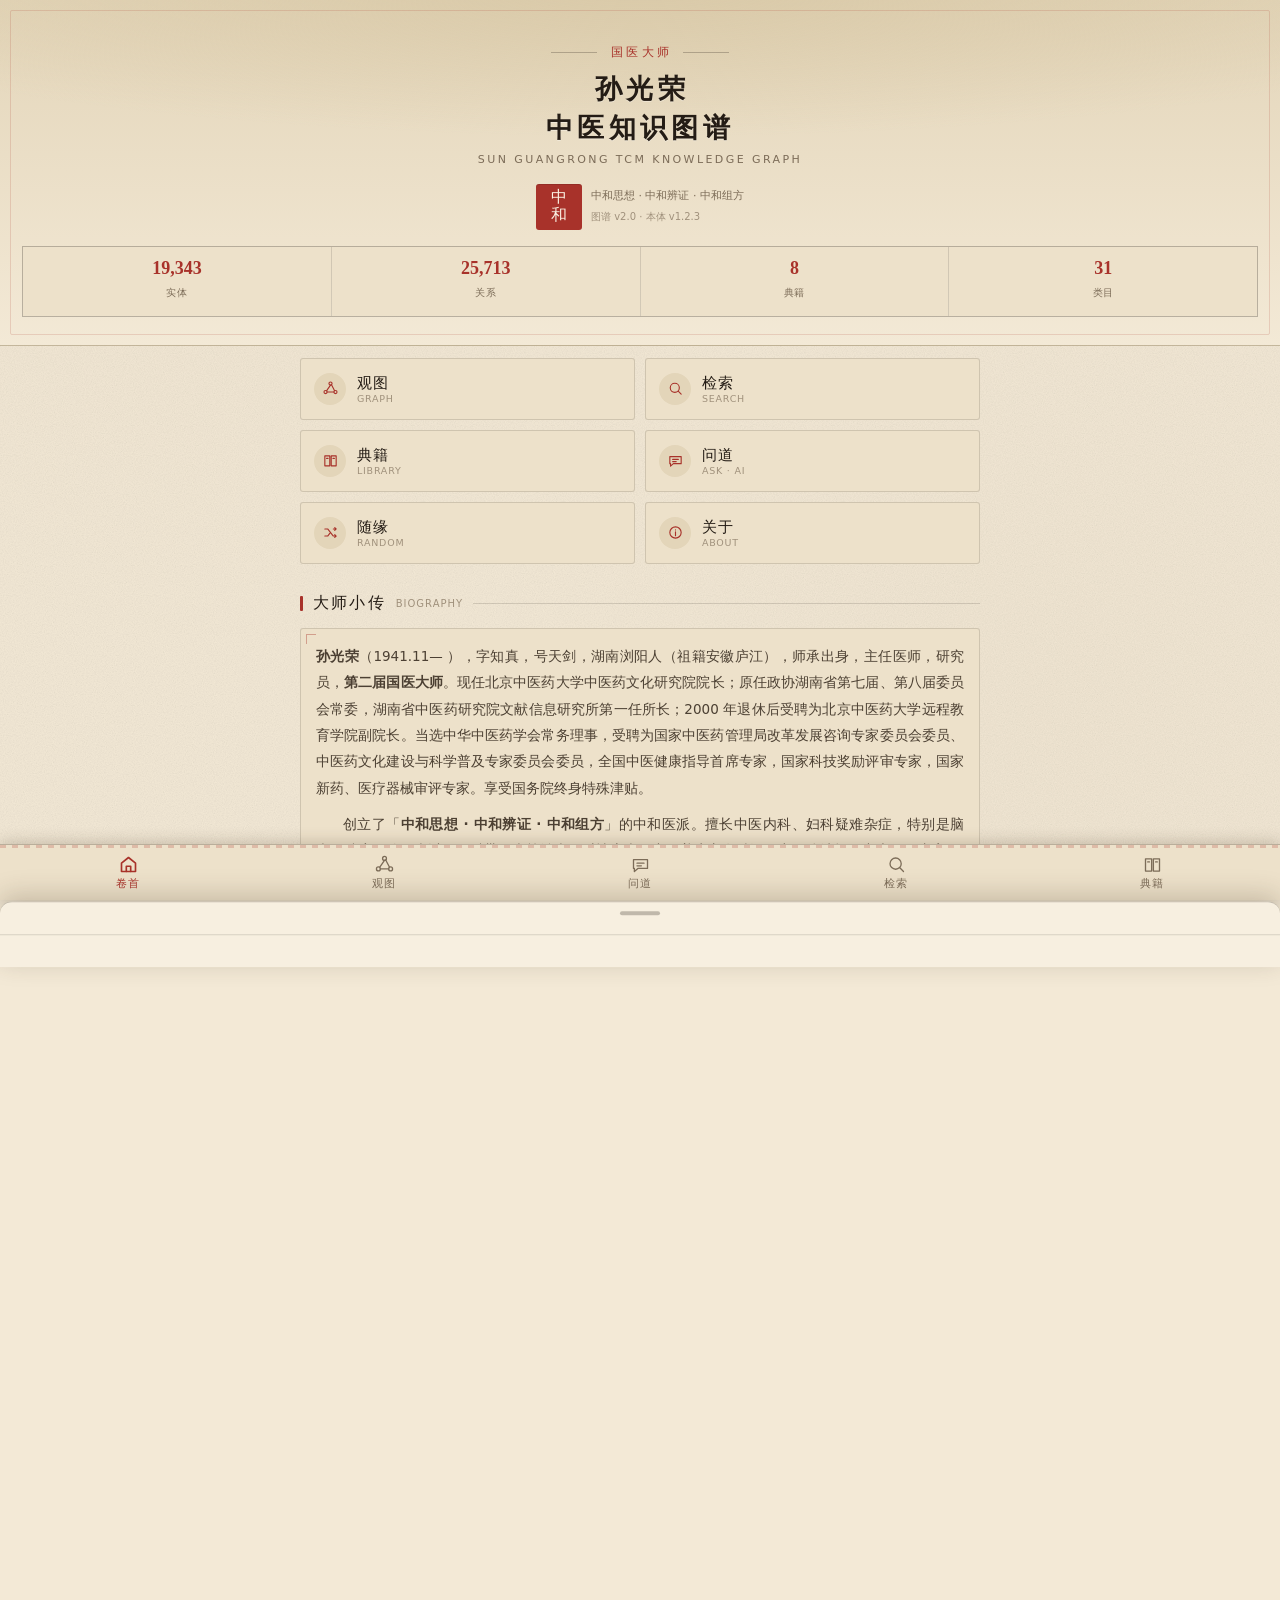
<file: android/app/src/main/assets/web/index.html>
<!DOCTYPE html>
<html lang="zh-CN" data-theme="paper">
<head>
<meta charset="utf-8"/>
<meta name="viewport" content="width=device-width,initial-scale=1,maximum-scale=1,user-scalable=no,viewport-fit=cover"/>
<title>国医大师孙光荣中医知识图谱</title>
<script>
/* 在样式生效前定好宣纸/夜读，避免冷启动闪一下白 */
(function () {
  try {
    var t = localStorage.getItem('sgr-theme');
    if (!t) { var m = location.search.match(/[?&]t=([a-z]+)/); t = m ? m[1] : null; }
    if (t === 'night') document.documentElement.setAttribute('data-theme', 'night');
  } catch (e) {}
})();
</script>
<link rel="stylesheet" href="css/app.css"/>
</head>
<body>
<div id="app">

<!-- ================= 卷首 HOME ================= -->
<section class="view on" id="v-home">
  <div class="hero">
    <div class="hero-rule"><i></i><b>国医大师</b><i></i></div>
    <h1 class="hero-title">孙光荣<br/>中医知识图谱</h1>
    <div class="hero-sub">Sun Guangrong TCM Knowledge Graph</div>
    <div style="display:flex;justify-content:center;gap:9px;align-items:center">
      <span class="seal sq"><i>中</i><i>和</i></span>
      <div style="text-align:left;font-size:11px;color:var(--ink-3);line-height:1.85">
        中和思想 · 中和辨证 · 中和组方<br/>
        <span style="font-size:10px;color:var(--ink-4)">图谱 v2.0 · 本体 v1.2.3</span>
      </div>
    </div>
    <div class="stat-grid">
      <div class="stat"><b id="s-n">—</b><span>实体</span></div>
      <div class="stat"><b id="s-e">—</b><span>关系</span></div>
      <div class="stat"><b>8</b><span>典籍</span></div>
      <div class="stat"><b id="s-t">—</b><span>类目</span></div>
    </div>
  </div>

  <div class="wrap">
    <div class="entry-grid">
      <button class="entry" data-go="graph">
        <i><svg viewBox="0 0 24 24"><circle cx="12" cy="5" r="2.2"/><circle cx="5" cy="17" r="2.2"/><circle cx="19" cy="17" r="2.2"/><path d="M12 7.2 6.6 14.9M13.4 6.8 17.6 14.9M7.2 17h9.6"/></svg></i>
        <span><u>观图</u><small>GRAPH</small></span>
      </button>
      <button class="entry" data-go="search">
        <i><svg viewBox="0 0 24 24"><circle cx="11" cy="11" r="6.4"/><path d="M15.8 15.8 20 20"/></svg></i>
        <span><u>检索</u><small>SEARCH</small></span>
      </button>
      <button class="entry" data-go="lib">
        <i><svg viewBox="0 0 24 24"><path d="M4 5.5h7v14H4zM13 5.5h7v14h-7zM6.5 9h2M15.5 9h2"/></svg></i>
        <span><u>典籍</u><small>LIBRARY</small></span>
      </button>
      <button class="entry" data-go="chat">
        <i><svg viewBox="0 0 24 24"><path d="M4 6.5h16v10H9l-4 3.5v-3.5H4z"/><path d="M8 10.5h8M8 13.5h5"/></svg></i>
        <span><u>问道</u><small>ASK · AI</small></span>
      </button>
      <button class="entry" id="e-random">
        <i><svg viewBox="0 0 24 24"><path d="M4 7h4l8 10h4M4 17h4l3-3.8M16 7h4M18 5l2 2-2 2M18 15l2 2-2 2"/></svg></i>
        <span><u>随缘</u><small>RANDOM</small></span>
      </button>
      <button class="entry" data-go="about">
        <i><svg viewBox="0 0 24 24"><circle cx="12" cy="12" r="8"/><path d="M12 11v5.5M12 8.2v.2"/></svg></i>
        <span><u>关于</u><small>ABOUT</small></span>
      </button>
    </div>

    <div class="sec-t">大师小传 <span class="en">Biography</span></div>
    <div class="card framed">
      <div class="bio">
        <p class="lead"><b>孙光荣</b>（1941.11— ），字知真，号天剑，湖南浏阳人（祖籍安徽庐江），师承出身，主任医师，研究员，<b>第二届国医大师</b>。现任北京中医药大学中医药文化研究院院长；原任政协湖南省第七届、第八届委员会常委，湖南省中医药研究院文献信息研究所第一任所长；2000 年退休后受聘为北京中医药大学远程教育学院副院长。当选中华中医药学会常务理事，受聘为国家中医药管理局改革发展咨询专家委员会委员、中医药文化建设与科学普及专家委员会委员，全国中医健康指导首席专家，国家科技奖励评审专家，国家新药、医疗器械审评专家。享受国务院终身特殊津贴。</p>
        <p>创立了「<b>中和思想 · 中和辨证 · 中和组方</b>」的中和医派。擅长中医内科、妇科疑难杂症，特别是脑病、肿瘤、脾胃病以及妇科带下病等治疗，对情志病及中医养生亦有精深研究，连续担任中央保健专家。</p>
        <p>为全国著名中医临床家和中医药文献学家，中医药现代远程教育创始人之一。公开发表论文、出版著作 1200 余万字，代表作有《中藏经校注》《中风康复研究》《历代名医名术》等。先后获得国家自学成才奖章、国家科技进步奖二等奖 1 项、省部级科技进步奖 2 项、全国优秀科技图书奖等奖项。荣获 2015 年度「健康中国」十大人物称号、2015 年度中医药新闻人物称号。</p>
      </div>
    </div>

    <div class="sec-t">知识来源 <span class="en">Epistemic role</span></div>
    <div class="card" id="home-roles" style="padding:11px 13px"></div>

    <div class="divider"><span>医道中和</span></div>

    <div class="team press" data-go="about" style="cursor:pointer">
      <div class="lbl">研发团队</div>
      <div class="a">孙光荣大师弟子 <b>田建辉</b> 团队</div>
      <div class="amp">联 合 研 发</div>
      <div class="b">医哲未来人工智能研究院<small>IMPF-AI INSTITUTE</small></div>
      <div class="foot">岐黄薪火 · 智启新章</div>
    </div>
  </div>
</section>

<!-- ================= 图谱 GRAPH ================= -->
<section class="view flat" id="v-graph">
  <div id="stage">
    <canvas id="cv"></canvas>

    <div id="glegend"></div>
    <div id="ghud"></div>

    <div id="gbar">
      <button class="gsearch" id="g-search">
        <svg viewBox="0 0 24 24"><circle cx="11" cy="11" r="6.4"/><path d="M15.8 15.8 20 20"/></svg>
        <span>检索实体、异名或英文…</span>
      </button>
      <button class="iconbtn" id="g-filter" aria-label="筛选">
        <svg viewBox="0 0 24 24"><path d="M3.5 6h17M6.5 12h11M10 18h4"/></svg>
      </button>
    </div>

    <div id="gfocus">
      <div class="fx-c">
        <div class="fx-t"><span class="seal sm">聚焦</span><b id="gfocus-name"></b></div>
        <div class="fx-m" id="gfocus-meta"></div>
      </div>
      <button id="gfocus-exit">返回全图</button>
    </div>

    <div id="gtools">
      <button class="iconbtn" id="g-fit" aria-label="适配">
        <svg viewBox="0 0 24 24"><path d="M4 9V4h5M20 9V4h-5M4 15v5h5M20 15v5h-5"/></svg>
      </button>
      <button class="iconbtn" id="g-in" aria-label="放大">
        <svg viewBox="0 0 24 24"><path d="M12 5v14M5 12h14"/></svg>
      </button>
      <button class="iconbtn" id="g-out" aria-label="缩小">
        <svg viewBox="0 0 24 24"><path d="M5 12h14"/></svg>
      </button>
      <button class="iconbtn" id="g-theme" aria-label="日夜">
        <svg viewBox="0 0 24 24"><path d="M20 14.5A8.2 8.2 0 0 1 9.5 4 8.3 8.3 0 1 0 20 14.5Z"/></svg>
      </button>
    </div>

    <div id="loading">
      <div>
        <span class="seal sq"><i>中</i><i>和</i></span>
        <div class="spin"></div>
        <p id="load-msg">正 在 展 卷</p>
      </div>
    </div>
  </div>
</section>

<!-- ================= 问道 CHAT ================= -->
<section class="view flat" id="v-chat">
  <div class="chat-top">
    <span class="seal sm">问道</span>
    <h2>图谱问答 <small>依图谱证据作答 · 可核验</small></h2>
    <span id="chat-idx" hidden></span>
    <div class="chat-tools">
      <button class="iconbtn" id="chat-clear" aria-label="清空" style="width:34px;height:34px;box-shadow:none">
        <svg viewBox="0 0 24 24"><path d="M5 7h14M9 7V5h6v2M8 7l1 12h6l1-12"/></svg></button>
      <button class="iconbtn" id="chat-settings" aria-label="设置" style="width:34px;height:34px;box-shadow:none">
        <svg viewBox="0 0 24 24"><circle cx="12" cy="12" r="3"/><path d="M12 3v2.5M12 18.5V21M3 12h2.5M18.5 12H21M5.6 5.6l1.8 1.8M16.6 16.6l1.8 1.8M5.6 18.4l1.8-1.8M16.6 7.4l1.8-1.8"/></svg></button>
    </div>
  </div>
  <div id="chat-list"></div>
  <div class="chat-in">
    <textarea id="chat-input" rows="1" placeholder="就学术思想、辨证、方药、医案提问…"></textarea>
    <button id="chat-send">送 出</button>
  </div>
</section>

<!-- ================= 检索 SEARCH ================= -->
<section class="view" id="v-search">
  <div class="searchbar">
    <div class="row">
      <svg viewBox="0 0 24 24"><circle cx="11" cy="11" r="6.4"/><path d="M15.8 15.8 20 20"/></svg>
      <input id="q" type="search" placeholder="中文 / English / 异名" autocomplete="off"
             autocorrect="off" autocapitalize="off" spellcheck="false"/>
      <button id="q-clear" style="display:none;color:var(--ink-4);font-size:18px;line-height:1">×</button>
    </div>
  </div>
  <div class="chips" id="q-types"></div>
  <div id="q-res"></div>
</section>

<!-- ================= 典籍 LIBRARY ================= -->
<section class="view" id="v-lib">
  <div class="scroll-head">
    <h1 style="font-size:19px;letter-spacing:.2em;text-indent:.2em">典 籍 与 本 体</h1>
    <div style="font-size:10px;color:var(--ink-3);letter-spacing:.16em;margin-top:3px">
      SOURCES &amp; ONTOLOGY</div>
  </div>
  <div class="wrap">
    <div class="sec-t">八部文献 <span class="en">8 source documents</span></div>
    <div id="lib-docs"></div>

    <div class="sec-t">实体类型 <span class="en">Entity types</span></div>
    <div class="grid2" id="lib-types"></div>

    <div class="sec-t">关系类型 <span class="en">Relation types</span></div>
    <div class="card onto" id="lib-rels"></div>
  </div>
</section>

<!-- ================= 关于 ABOUT ================= -->
<section class="view" id="v-about">
  <div class="scroll-head">
    <span class="seal sq" style="margin-bottom:8px">中和</span>
    <h1 style="font-size:19px;letter-spacing:.2em;text-indent:.2em">关 于 本 应 用</h1>
    <div style="font-size:10px;color:var(--ink-3);letter-spacing:.16em;margin-top:3px">ABOUT</div>
  </div>
  <div class="wrap">
    <div class="sec-t">研发团队 <span class="en">Development</span></div>
    <div class="team">
      <div class="lbl">研 发 团 队</div>
      <div class="a">孙光荣大师弟子 <b>田建辉</b> 团队</div>
      <div class="amp">联 合 研 发</div>
      <div class="b">医哲未来人工智能研究院<small>IMPF-AI INSTITUTE</small></div>
      <div class="foot">承国医之道 · 启智能之钥</div>
    </div>

    <div class="sec-t">图谱说明 <span class="en">About the graph</span></div>
    <div class="card">
      <div class="note">
        本图谱以国医大师孙光荣学术思想与临证经验为核心，自 8 部文献中抽取实体与关系，
        依 <b>中医知识图谱本体 v1.2.3</b> 组织，形成可检索、可溯源的结构化知识网络。
        <ul>
          <li>每条关系尽可能保留<b>原文佐证</b>与<b>出处编号</b>，点击关系即可查看。</li>
          <li>节点按<b>知识来源</b>着色，用以区分「孙光荣本人的论断」与「他所选编、引用的内容」。</li>
          <li>标注 <b>⚑</b> 的关系表示未通过本体 domain/range 校验，保留待审，不作定论。</li>
        </ul>
        <div id="about-audit" style="margin-top:8px"></div>
      </div>
    </div>

    <div class="sec-t">知识来源释义 <span class="en">Epistemic roles</span></div>
    <div class="card" id="about-roles"></div>

    <div class="sec-t">使用提示 <span class="en">Tips</span></div>
    <div class="card">
      <div class="note">
        <ul>
          <li><b>观图</b>：单指拖动平移，双指捏合缩放，轻点节点查看详情，双击快速放大。</li>
          <li><b>聚焦</b>：在详情中点「聚焦」，可将该节点及其邻居单独铺开，逐层探索。</li>
          <li><b>筛选</b>：按知识来源、文献、实体类型过滤，可专看某一部典籍。</li>
          <li><b>问道</b>：基于图谱检索增强的问答。检索在手机上离线完成，只有生成一步调用你在设置中填写的 MiniMax / Poe 服务；每条回答下方附「依据」，点即回到图谱核验。</li>
          <li><b>夜读</b>：右下角月牙按钮可切换宣纸 / 夜读配色。</li>
        </ul>
      </div>
    </div>

    <div class="divider"><span>免责</span></div>
    <div class="note" style="font-size:11px;text-align:justify">
      本应用为中医药学术研究与教学参考工具，所载内容由文献自动抽取并经抽样审校，
      不能替代执业医师的诊断与处方。请勿据此自行用药。方药之用，须辨证论治、因人制宜。
    </div>
    <div style="text-align:center;margin-top:18px;font-size:10px;color:var(--ink-4);letter-spacing:.1em">
      <span id="about-ver">v1.0.0</span>
    </div>
  </div>
</section>

<!-- ================= 详情抽屉 ================= -->
<div id="sheet">
  <div class="grip"><i></i></div>
  <div class="head" id="sheet-head"></div>
  <div class="body" id="sheet-body"></div>
</div>

<!-- ================= 筛选浮层 ================= -->
<div class="overlay" id="ov-filter">
  <div class="ov-head">
    <h3>筛 选</h3>
    <button class="iconbtn" id="f-reset" aria-label="重置" style="width:34px;height:34px">
      <svg viewBox="0 0 24 24"><path d="M4 12a8 8 0 1 1 2.6 5.9M4 12V6.5M4 12h5.5"/></svg>
    </button>
    <button class="iconbtn" data-close="ov-filter" aria-label="关闭" style="width:34px;height:34px">
      <svg viewBox="0 0 24 24"><path d="M6 6l12 12M18 6 6 18"/></svg>
    </button>
  </div>
  <div class="ov-body">
    <div class="filter-sec"><h4>知识来源 <span data-all="role">全选</span></h4><div class="fchips" id="f-roles"></div></div>
    <div class="filter-sec"><h4>文献出处 <span data-all="doc">全选</span></h4><div class="fchips" id="f-docs"></div></div>
    <div class="filter-sec"><h4>实体类型 <span data-all="type">全选</span></h4><div class="fchips" id="f-types"></div></div>
    <div style="height:30px"></div>
  </div>
</div>

<!-- ================= 问道设置 ================= -->
<div class="overlay" id="ov-chat">
  <div class="ov-head">
    <h3>问 道 · 设 置</h3>
    <button class="iconbtn" data-close="ov-chat" aria-label="关闭" style="width:34px;height:34px">
      <svg viewBox="0 0 24 24"><path d="M6 6l12 12M18 6 6 18"/></svg>
    </button>
  </div>
  <div class="ov-body">
    <form id="chat-form" onsubmit="return false">
      <input type="hidden" name="provider" value="minimax"/><input type="hidden" name="mmSite" value="cn"/>
      <div class="cs-sec">
        <h4>生成模型 <small>检索在手机上离线完成，只有生成一步调用所选服务</small></h4>
        <div class="fchips" id="cs-prov">
          <button type="button" class="chip on" data-v="minimax">MiniMax</button>
          <button type="button" class="chip" data-v="poe">Poe</button>
        </div>
        <div id="cs-mm">
          <label class="fld"><span>MiniMax 模型</span><input type="text" name="mmModel" value="MiniMax-M3" autocomplete="off"/></label>
          <label class="fld pw"><span>MiniMax API Key　<small>开放平台 → 账户管理 → 接口密钥</small></span>
            <input type="password" name="keyMm" autocomplete="off"/><button type="button" class="pw-eye">👁</button></label>
          <div class="fld"><span>接入站点</span>
            <div class="fchips" id="cs-site">
              <button type="button" class="chip on" data-v="cn">国内站 api.minimax.chat</button>
              <button type="button" class="chip" data-v="intl">国际站 api.minimaxi.chat</button>
            </div></div>
          <label class="fld"><span>GroupId（可选）</span><input type="text" name="mmGroup" autocomplete="off"/></label>
        </div>
        <div id="cs-poe" hidden>
          <label class="fld"><span>Poe 模型　<small>未上架时自动退到同族最新版</small></span><input type="text" name="poeModel" value="claude-sonnet-5" autocomplete="off"/></label>
          <label class="fld pw"><span>Poe API Key　<small>poe.com/api_key</small></span>
            <input type="password" name="keyPoe" autocomplete="off"/><button type="button" class="pw-eye">👁</button></label>
          <button type="button" class="cs-btn" id="cs-check">校验模型名</button>
          <div class="cs-out" id="cs-check-out"></div>
        </div>
        <label class="fld rng"><span>温度</span><input type="range" name="temperature" min="0" max="1" step="0.05" value="0.3"/><b id="cs-temp-v">0.30</b></label>
        <button type="button" class="cs-btn" id="cs-test">连通性自检</button>
        <div class="cs-out" id="cs-test-out"></div>
      </div>
      <div class="cs-sec">
        <h4>检索档位 <small>送入模型的图谱证据规模</small></h4>
        <label class="fld rng"><span>种子实体数</span><input type="range" name="topSeeds" min="3" max="60" step="1" value="35"/><b id="cs-seeds-v">35</b></label>
        <label class="fld rng"><span>检索关系数</span><input type="range" name="maxEdges" min="12" max="300" step="4" value="120"/><b id="cs-edges-v">120</b></label>
        <label class="fld rng"><span>上下文字数</span><input type="range" name="maxChars" min="2000" max="20000" step="100" value="9900"/><b id="cs-chars-v">9900</b></label>
        <label class="fld chk"><input type="checkbox" name="showEvidence" checked/> 在回答下方显示「依据」面板</label>
      </div>
      <div class="cs-sec">
        <div class="note" style="font-size:11.5px">密钥只保存在本机应用内，仅在你提问时随请求发送给所选服务商；应用不会访问其它任何服务器。</div>
      </div>
    </form>
    <div class="cs-foot"><button class="cs-btn solid" id="cs-save">保 存</button></div>
  </div>
</div>

<!-- ================= 底部导航 ================= -->
<nav id="nav">
  <button class="tab on" data-go="home">
    <svg viewBox="0 0 24 24"><path d="M4 10.5 12 4l8 6.5V20H4z"/><path d="M9.5 20v-6h5v6"/></svg>卷首</button>
  <button class="tab" data-go="graph">
    <svg viewBox="0 0 24 24"><circle cx="12" cy="5" r="2.2"/><circle cx="5" cy="17" r="2.2"/><circle cx="19" cy="17" r="2.2"/><path d="M12 7.2 6.6 14.9M13.4 6.8 17.6 14.9M7.2 17h9.6"/></svg>观图</button>
  <button class="tab" data-go="chat">
    <svg viewBox="0 0 24 24"><path d="M4 6.5h16v10H9l-4 3.5v-3.5H4z"/><path d="M8 10.5h8M8 13.5h5"/></svg>问道</button>
  <button class="tab" data-go="search">
    <svg viewBox="0 0 24 24"><circle cx="11" cy="11" r="6.4"/><path d="M15.8 15.8 20 20"/></svg>检索</button>
  <button class="tab" data-go="lib">
    <svg viewBox="0 0 24 24"><path d="M4 5.5h7v14H4zM13 5.5h7v14h-7zM6.5 9h2M15.5 9h2"/></svg>典籍</button>
</nav>

<div id="toast"></div>
</div>

<script src="js/rag.js"></script>
<script src="js/chat.js"></script>
<script src="js/app.js"></script>
</body>
</html>
</file>
<file: android/app/src/main/assets/web/css/app.css>
/* ==========================================================================
   国医大师孙光荣中医知识图谱 · 国风视觉系统
   Sun Guangrong TCM Knowledge Graph — classical Chinese design system
   ========================================================================== */

/* ---------- 1. 设计令牌 Design tokens ---------------------------------- */
:root {
  /* 宣纸 rice-paper (默认日间) */
  --paper:    #F3E9D6;
  --paper-2:  #EDE1CA;
  --paper-3:  #E3D5B9;
  --paper-4:  #D8C8A6;
  --ink:      #241C15;
  --ink-2:    #4C4033;
  --ink-3:    #7C6C58;
  --ink-4:    #A0917C;
  --cinnabar: #A8322A;   /* 朱砂 */
  --cinnabar-2:#C4483C;
  --indigo:   #2E5170;   /* 靛青 */
  --bamboo:   #4E7347;   /* 竹青 */
  --gamboge:  #B0802A;   /* 藤黄 */
  --gold:     #9C7B3F;
  --line:     rgba(36,28,21,.15);
  --line-2:   rgba(36,28,21,.26);
  --sheet:    #F7EFE0;
  --shadow:   rgba(60,44,26,.22);
  --canvas-bg:#F1E6D1;
  --paper-a:  rgba(243,233,214,.80);
  --mark:     rgba(176,128,42,.30);
  --edge:     rgba(60,48,34,.15);
  --edge-hi:  rgba(168,50,42,.62);
  /* 五类知识来源 five epistemic roles */
  --r-sun-original:  #B03A30;
  --r-sun-compiled:  #B5802C;
  --r-classical:     #2E5C86;
  --r-third-party:   #4A7A46;
  --r-general:       #7E6F5C;

  --f-serif: "Noto Serif CJK SC","Source Han Serif SC","Songti SC","STSong","SimSun",Georgia,serif;
  --f-sans:  "Noto Sans CJK SC","Source Han Sans SC","PingFang SC","Microsoft YaHei","Helvetica Neue",system-ui,sans-serif;

  --tap: 44px;
  --nav-h: 56px;
  --safe-b: 0px;
  --safe-b: env(safe-area-inset-bottom, 0px);
  --safe-t: 0px;
  --safe-t: env(safe-area-inset-top, 0px);
}

/* 夜读 night-reading */
html[data-theme="night"] {
  --paper:    #16130F;
  --paper-2:  #1E1A15;
  --paper-3:  #29231B;
  --paper-4:  #362E23;
  --ink:      #EDE3D0;
  --ink-2:    #C6B99F;
  --ink-3:    #93866F;
  --ink-4:    #6E6355;
  --cinnabar: #D2564A;
  --cinnabar-2:#E2705F;
  --indigo:   #6FA0CC;
  --bamboo:   #79A96E;
  --gamboge:  #D5A244;
  --gold:     #C09A56;
  --line:     rgba(237,227,208,.13);
  --line-2:   rgba(237,227,208,.24);
  --sheet:    #1F1A14;
  --shadow:   rgba(0,0,0,.5);
  --canvas-bg:#131009;
  --paper-a:  rgba(22,19,15,.80);
  --mark:     rgba(213,162,68,.32);
  --edge:     rgba(220,205,175,.13);
  --edge-hi:  rgba(226,112,95,.72);
  --r-sun-original:  #E0685A;
  --r-sun-compiled:  #DFA845;
  --r-classical:     #6BA3D6;
  --r-third-party:   #7EB771;
  --r-general:       #A0917C;
}

/* ---------- 2. 基础 Base ---------------------------------------------- */
* { box-sizing: border-box; -webkit-tap-highlight-color: transparent; }
html, body {
  margin: 0; padding: 0; height: 100%;
  overscroll-behavior: none;
}
body {
  font-family: var(--f-sans);
  background: var(--paper);
  color: var(--ink);
  font-size: 15px;
  line-height: 1.7;
  -webkit-font-smoothing: antialiased;
  -webkit-text-size-adjust: 100%;
  user-select: none;
}
/* 宣纸肌理 paper grain */
body::before {
  content: ""; position: fixed; inset: 0; z-index: 0; pointer-events: none;
  opacity: .5;
  background-image:
    radial-gradient(circle at 18% 12%, rgba(160,130,80,.055), transparent 42%),
    radial-gradient(circle at 82% 78%, rgba(140,110,70,.05), transparent 46%),
    url("data:image/svg+xml;utf8,<svg xmlns='http://www.w3.org/2000/svg' width='140' height='140'><filter id='n'><feTurbulence type='fractalNoise' baseFrequency='.9' numOctaves='3'/><feColorMatrix type='saturate' values='0'/></filter><rect width='140' height='140' filter='url(%23n)' opacity='.36'/></svg>");
  background-size: auto, auto, 140px 140px;
  mix-blend-mode: multiply;
}
html[data-theme="night"] body::before { mix-blend-mode: screen; opacity: .22; }

h1,h2,h3,h4 { font-family: var(--f-serif); font-weight: 600; margin: 0; letter-spacing: .02em; }
a { color: var(--indigo); text-decoration: none; }
button { font-family: inherit; color: inherit; background: none; border: none; cursor: pointer; }
::-webkit-scrollbar { width: 4px; height: 4px; }
::-webkit-scrollbar-thumb { background: var(--line-2); border-radius: 4px; }

/* ---------- 3. 应用骨架 App shell -------------------------------------- */
#app { position: relative; z-index: 1; height: 100%; display: flex; flex-direction: column; }

.view {
  position: absolute; inset: 0; bottom: calc(var(--nav-h) + var(--safe-b));
  overflow-y: auto; -webkit-overflow-scrolling: touch;
  display: none;
  padding-top: var(--safe-t);
}
.view.on { display: block; }
.view.flat { overflow: hidden; }

/* ---------- 4. 底部导航 Tab bar --------------------------------------- */
#nav {
  position: absolute; left: 0; right: 0; bottom: 0; z-index: 40;
  height: calc(var(--nav-h) + var(--safe-b));
  padding-bottom: var(--safe-b);
  display: flex;
  background: var(--paper-2);
  border-top: 1px solid var(--line-2);
  box-shadow: 0 -2px 14px var(--shadow);
}
#nav::before {
  content: ""; position: absolute; top: 0; left: 0; right: 0; height: 3px;
  background: repeating-linear-gradient(90deg,
    var(--cinnabar) 0 6px, transparent 6px 12px);
  opacity: .22;
}
.tab {
  flex: 1; display: flex; flex-direction: column; align-items: center; justify-content: center;
  gap: 2px; color: var(--ink-3); font-size: 10.5px; letter-spacing: .12em;
  font-family: var(--f-serif); transition: color .18s;
}
.tab svg { width: 21px; height: 21px; stroke: currentColor; fill: none;
           stroke-width: 1.5; stroke-linecap: round; stroke-linejoin: round; }
.tab.on { color: var(--cinnabar); }
.tab.on svg { stroke-width: 1.9; }

/* ---------- 5. 通用国风构件 Ornaments ---------------------------------- */
.wrap { padding: 0 20px 34px; max-width: 720px; margin: 0 auto; }

/* 卷首横幅 */
.scroll-head {
  position: relative; padding: 26px 20px 20px; text-align: center;
  background: linear-gradient(180deg, var(--paper-3), var(--paper));
  border-bottom: 1px solid var(--line);
}
.scroll-head::after {
  content: ""; position: absolute; left: 0; right: 0; bottom: -1px; height: 6px;
  background-image: url("data:image/svg+xml;utf8,<svg xmlns='http://www.w3.org/2000/svg' width='24' height='6' viewBox='0 0 24 6'><path d='M0 5 L3 5 L3 2 L9 2 L9 5 L12 5' fill='none' stroke='%23A8322A' stroke-width='1'/></svg>");
  background-size: 24px 6px; opacity: .3;
}

/* 章节标题「」 */
.sec-t {
  display: flex; align-items: center; gap: 10px;
  margin: 26px 0 12px; font-family: var(--f-serif);
  font-size: 15.5px; color: var(--ink); letter-spacing: .14em;
}
.sec-t::before {
  content: ""; width: 3px; height: 15px; background: var(--cinnabar); border-radius: 1px;
}
.sec-t::after { content: ""; flex: 1; height: 1px; background: var(--line); }
.sec-t .en { font-family: var(--f-sans); font-size: 10px; color: var(--ink-4);
             letter-spacing: .1em; text-transform: uppercase; }

/* 卡片 */
.card {
  background: var(--paper-2); border: 1px solid var(--line);
  border-radius: 3px; padding: 14px 15px; margin: 10px 0;
  position: relative;
}
.card.press:active { background: var(--paper-3); }
/* 四角回纹 corner marks */
.card.framed::before, .card.framed::after {
  content: ""; position: absolute; width: 9px; height: 9px; border: 1px solid var(--cinnabar);
  opacity: .38;
}
.card.framed::before { left: 5px; top: 5px; border-right: 0; border-bottom: 0; }
.card.framed::after  { right: 5px; bottom: 5px; border-left: 0; border-top: 0; }

/* 印章 seal */
.seal {
  display: inline-flex; align-items: center; justify-content: center;
  background: var(--cinnabar); color: #FBF3E4;
  font-family: var(--f-serif); border-radius: 3px;
  letter-spacing: .18em; text-indent: .18em;
  box-shadow: 0 1px 0 rgba(0,0,0,.12) inset;
}
.seal.sq { width: 46px; height: 46px; flex-direction: column; padding: 4px 0;
           letter-spacing: 0; text-indent: 0; gap: 1px; }
.seal.sq i { font-style: normal; font-size: 16px; line-height: 1.05; display: block; }
.seal.sm { padding: 2px 8px; font-size: 10.5px; }

/* 标签 */
.tag {
  display: inline-block; font-size: 10.5px; line-height: 1.6;
  padding: 1px 8px; border-radius: 2px; margin: 0 5px 5px 0;
  border: 1px solid var(--line-2); color: var(--ink-2); background: var(--paper);
  font-family: var(--f-sans); white-space: nowrap;
}
.tag.role { border-color: currentColor; }
.tag.solid { color: #FBF3E4; border-color: transparent; }

/* 分隔小花 */
.divider { display: flex; align-items: center; gap: 9px; margin: 20px 0; color: var(--ink-4); }
.divider::before, .divider::after { content: ""; flex: 1; height: 1px; background: var(--line); }
.divider span { font-size: 11px; font-family: var(--f-serif); letter-spacing: .3em; }

/* ---------- 6. 卷首 Home ---------------------------------------------- */
#v-home .hero {
  position: relative; padding: 30px 22px 24px; text-align: center;
  background:
    radial-gradient(120% 80% at 50% -10%, var(--paper-4), transparent 62%),
    linear-gradient(180deg, var(--paper-3), var(--paper));
  border-bottom: 1px solid var(--line);
  overflow: hidden;
}
#v-home .hero::before {
  content: ""; position: absolute; inset: 10px; border: 1px solid var(--cinnabar);
  opacity: .16; border-radius: 2px; pointer-events: none;
}
.hero-title {
  font-family: var(--f-serif); font-size: 27px; line-height: 1.42;
  letter-spacing: .16em; text-indent: .16em; color: var(--ink);
  margin: 8px 0 4px; text-shadow: 0 1px 0 rgba(255,255,255,.35);
}
html[data-theme="night"] .hero-title { text-shadow: none; }
.hero-sub { font-size: 11px; color: var(--ink-3); letter-spacing: .22em;
            text-transform: uppercase; margin-bottom: 14px; }
.hero-rule { display: flex; align-items: center; justify-content: center; gap: 10px; margin: 12px 0 4px; }
.hero-rule i { display: block; width: 46px; height: 1px; background: var(--line-2); }
.hero-rule b { font-family: var(--f-serif); font-weight: 400; font-size: 12px;
               color: var(--cinnabar); letter-spacing: .3em; text-indent: .3em; }

.stat-grid { display: grid; grid-template-columns: repeat(4,1fr); gap: 1px;
             background: var(--line); border: 1px solid var(--line); margin: 16px 0 4px; }
.stat { background: var(--paper-2); padding: 11px 4px; text-align: center; }
.stat b { display: block; font-family: var(--f-serif); font-size: 18px; color: var(--cinnabar);
          line-height: 1.2; }
.stat span { font-size: 10px; color: var(--ink-3); letter-spacing: .06em; }

.entry-grid { display: grid; grid-template-columns: 1fr 1fr; gap: 10px; margin-top: 12px; }
.entry {
  display: flex; align-items: center; gap: 11px; padding: 14px 13px;
  background: var(--paper-2); border: 1px solid var(--line); border-radius: 3px;
  text-align: left; position: relative; overflow: hidden;
}
.entry:active { background: var(--paper-3); }
.entry i { width: 32px; height: 32px; flex: none; display: grid; place-items: center;
           border-radius: 50%; background: var(--paper-3); }
.entry svg { width: 17px; height: 17px; stroke: var(--cinnabar); fill: none; stroke-width: 1.6;
             stroke-linecap: round; stroke-linejoin: round; }
.entry u { display: block; text-decoration: none; font-family: var(--f-serif);
           font-size: 14.5px; letter-spacing: .1em; }
.entry small { display: block; font-size: 9.5px; color: var(--ink-4); letter-spacing: .08em; }

.bio { font-size: 13.5px; line-height: 1.95; color: var(--ink-2); text-align: justify; }
.bio p { margin: 0 0 10px; text-indent: 2em; }
.bio .lead { text-indent: 0; }

/* ---------- 7. 图谱 Graph --------------------------------------------- */
#v-graph { padding-top: 0; }
#stage { position: absolute; inset: 0; background: var(--canvas-bg); overflow: hidden; }
#cv { display: block; width: 100%; height: 100%; touch-action: none; }

#gbar {
  position: absolute; top: 0; left: 0; right: 0; z-index: 12;
  padding: calc(var(--safe-t) + 8px) 10px 8px;
  display: flex; align-items: center; gap: 8px;
  background: linear-gradient(180deg, var(--paper) 12%, rgba(0,0,0,0));
  pointer-events: none;
}
#gbar > * { pointer-events: auto; }
.gsearch {
  flex: 1; display: flex; align-items: center; gap: 8px; height: 38px; padding: 0 12px;
  background: var(--paper-2); border: 1px solid var(--line-2); border-radius: 19px;
  color: var(--ink-3); font-size: 13px; box-shadow: 0 1px 6px var(--shadow);
}
.gsearch svg { width: 15px; height: 15px; stroke: currentColor; fill: none; stroke-width: 1.7; }
.iconbtn {
  width: 38px; height: 38px; flex: none; display: grid; place-items: center;
  background: var(--paper-2); border: 1px solid var(--line-2); border-radius: 50%;
  box-shadow: 0 1px 6px var(--shadow); color: var(--ink-2);
}
.iconbtn:active { background: var(--paper-3); }
.iconbtn svg { width: 18px; height: 18px; stroke: currentColor; fill: none; stroke-width: 1.6;
               stroke-linecap: round; stroke-linejoin: round; }
.iconbtn.on { color: var(--cinnabar); border-color: var(--cinnabar); }

#gtools {
  position: absolute; right: 10px; bottom: 14px; z-index: 12;
  display: flex; flex-direction: column; gap: 8px;
}
#ghud {
  position: absolute; left: 12px; bottom: 14px; z-index: 11;
  font-size: 10px; color: var(--ink-3); letter-spacing: .04em;
  background: var(--paper-a);
  border: 1px solid var(--line); border-radius: 3px; padding: 4px 8px;
  font-family: var(--f-sans); line-height: 1.5; pointer-events: none;
}
#ghud b { color: var(--cinnabar); font-weight: 600; }

/* 图例 */
#glegend {
  position: absolute; left: 12px; top: calc(var(--safe-t) + 54px); z-index: 11;
  background: var(--paper-a);
  border: 1px solid var(--line); border-radius: 3px; padding: 5px 8px;
  font-size: 9.5px; line-height: 1.72; pointer-events: none; color: var(--ink-2);
}
#glegend i { display: inline-block; width: 6px; height: 6px; border-radius: 50%;
             margin-right: 5px; vertical-align: middle; }

/* 聚焦模式条 */
#gfocus {
  position: absolute; left: 10px; right: 10px; top: calc(var(--safe-t) + 54px); z-index: 13;
  display: none; align-items: center; gap: 10px;
  background: var(--paper-2); border: 1px solid var(--line-2); border-radius: 4px;
  padding: 8px 10px; box-shadow: 0 2px 10px var(--shadow);
}
body.focusing #gfocus { display: flex; }
body.focusing #glegend, body.focusing #ghud { display: none; }
#gfocus .fx-c { flex: 1; min-width: 0; }
#gfocus .fx-t { display: flex; align-items: center; gap: 7px; min-width: 0; }
#gfocus .fx-t b { font-family: var(--f-serif); font-size: 14px; font-weight: 500;
                  white-space: nowrap; overflow: hidden; text-overflow: ellipsis; }
#gfocus .fx-m { font-size: 9.5px; color: var(--ink-4); min-width: 0;
                white-space: nowrap; overflow: hidden; text-overflow: ellipsis; }
#gfocus button {
  flex: none; font-size: 11px; font-family: var(--f-serif); letter-spacing: .1em;
  border: 1px solid var(--cinnabar); color: var(--cinnabar); border-radius: 3px;
  padding: 4px 9px; background: none;
}
#gfocus button:active { background: var(--cinnabar); color: var(--paper); }

/* 载入 */
#loading {
  position: absolute; inset: 0; z-index: 30; display: grid; place-items: center;
  background: var(--paper); text-align: center;
}
#loading .seal { margin-bottom: 16px; }
#loading p { font-family: var(--f-serif); letter-spacing: .28em; text-indent: .28em;
             color: var(--ink-3); font-size: 13px; }
.spin { width: 34px; height: 34px; margin: 14px auto 0; border: 2px solid var(--line-2);
        border-top-color: var(--cinnabar); border-radius: 50%; animation: sp 1s linear infinite; }
@keyframes sp { to { transform: rotate(360deg); } }

/* ---------- 8. 详情抽屉 Detail sheet ---------------------------------- */
#sheet {
  position: absolute; left: 0; right: 0; bottom: 0; z-index: 45;
  max-height: 82%; display: flex; flex-direction: column;
  background: var(--sheet); border-top: 1px solid var(--line-2);
  border-radius: 12px 12px 0 0; box-shadow: 0 -6px 26px var(--shadow);
  transform: translateY(102%); transition: transform .26s cubic-bezier(.22,.9,.3,1);
  padding-bottom: var(--safe-b);
}
#sheet.on { transform: translateY(0); }
#sheet .grip { padding: 9px 0 5px; display: grid; place-items: center; flex: none; touch-action: none; }
#sheet .grip i { width: 40px; height: 4px; border-radius: 3px; background: var(--line-2); display: block; }
#sheet .head { padding: 2px 18px 12px; border-bottom: 1px solid var(--line); flex: none; }
#sheet .body { overflow-y: auto; padding: 12px 18px 20px; -webkit-overflow-scrolling: touch; }
.sh-t { font-family: var(--f-serif); font-size: 18px; line-height: 1.5; letter-spacing: .02em;
        user-select: text; }
.sh-en { font-size: 11px; color: var(--ink-3); line-height: 1.55; margin-top: 3px; user-select: text; }
.sh-acts { display: flex; gap: 8px; margin-top: 11px; }
.sh-acts button {
  flex: 1; height: 33px; border: 1px solid var(--line-2); border-radius: 3px;
  font-size: 12px; font-family: var(--f-serif); letter-spacing: .12em; color: var(--ink-2);
  background: var(--paper-2);
}
.sh-acts button:active { background: var(--paper-3); }
.sh-acts button.hi { background: var(--cinnabar); color: #FBF3E4; border-color: var(--cinnabar); }

.rel-group { margin-bottom: 14px; }
.rel-h { display: flex; align-items: baseline; gap: 7px; font-family: var(--f-serif);
         font-size: 12.5px; color: var(--cinnabar); letter-spacing: .1em;
         padding-bottom: 5px; border-bottom: 1px dashed var(--line-2); margin-bottom: 6px; }
.rel-h small { font-family: var(--f-sans); font-size: 9px; color: var(--ink-4);
               letter-spacing: .06em; text-transform: uppercase; }
.rel-h em { margin-left: auto; font-style: normal; font-size: 10px; color: var(--ink-4); }
.rel-i { padding: 7px 0 8px; border-bottom: 1px solid var(--line); }
.rel-i:last-child { border-bottom: 0; }
.rel-i .nm { font-size: 14px; line-height: 1.5; color: var(--ink); }
.rel-i .nm .dir { color: var(--ink-4); font-size: 11px; margin-right: 4px; }
.rel-i .mt { font-size: 10px; color: var(--ink-4); margin-top: 2px; }
.quote {
  margin: 6px 0 2px; padding: 7px 10px; font-size: 12px; line-height: 1.8;
  background: var(--paper-3); border-left: 2px solid var(--gold);
  color: var(--ink-2); font-family: var(--f-serif); border-radius: 0 3px 3px 0;
  user-select: text;
}
.quote .src { display: block; margin-top: 4px; font-family: var(--f-sans);
              font-size: 9.5px; color: var(--ink-4); letter-spacing: .04em; }
.kv { display: flex; gap: 8px; font-size: 12px; margin: 3px 0; color: var(--ink-2); }
.kv b { flex: none; width: 4.5em; color: var(--ink-4); font-weight: 400; font-size: 11px; }
.kv span { user-select: text; }

/* ---------- 9. 检索 Search -------------------------------------------- */
.searchbar {
  position: sticky; top: 0; z-index: 6; padding: 10px 16px 9px;
  background: var(--paper); border-bottom: 1px solid var(--line);
}
.searchbar .row { display: flex; align-items: center; gap: 9px; height: 40px; padding: 0 13px;
  background: var(--paper-2); border: 1px solid var(--line-2); border-radius: 20px; }
.searchbar input {
  flex: 1; border: 0; background: none; outline: none; font-size: 14.5px;
  color: var(--ink); font-family: var(--f-sans); min-width: 0; user-select: text;
}
.searchbar input::placeholder { color: var(--ink-4); }
.searchbar svg { width: 16px; height: 16px; stroke: var(--ink-3); fill: none; stroke-width: 1.7; flex: none; }
.chips { display: flex; gap: 6px; overflow-x: auto; padding: 9px 16px 2px; scrollbar-width: none; }
.chips::-webkit-scrollbar { display: none; }
.chip {
  flex: none; font-size: 11.5px; padding: 4px 11px; border-radius: 13px;
  border: 1px solid var(--line-2); color: var(--ink-3); background: var(--paper-2);
  white-space: nowrap; font-family: var(--f-serif); letter-spacing: .06em;
}
.chip.on { background: var(--cinnabar); color: #FBF3E4; border-color: var(--cinnabar); }
.chip i { display: inline-block; width: 7px; height: 7px; border-radius: 50%; margin-right: 5px;
          vertical-align: middle; }
.chip.off { opacity: .42; }

.hit { padding: 11px 16px; border-bottom: 1px solid var(--line); display: flex; gap: 10px; }
.hit:active { background: var(--paper-2); }
.hit .bar { width: 2px; flex: none; border-radius: 2px; }
.hit .tx { min-width: 0; flex: 1; }
.hit .l { font-size: 14.5px; line-height: 1.5; font-family: var(--f-serif); }
.hit .e { font-size: 10.5px; color: var(--ink-4); line-height: 1.5; margin-top: 1px;
          overflow: hidden; text-overflow: ellipsis; display: -webkit-box;
          -webkit-line-clamp: 2; -webkit-box-orient: vertical; }
.hit .m { font-size: 10px; color: var(--ink-3); margin-top: 3px; }
.hit mark { background: var(--mark); color: inherit;
            border-radius: 2px; padding: 0 1px; }
.empty { padding: 46px 20px; text-align: center; color: var(--ink-4); font-size: 13px;
         font-family: var(--f-serif); letter-spacing: .2em; }

/* ---------- 10. 典籍 Library ------------------------------------------ */
.doc {
  display: flex; gap: 12px; padding: 13px 15px; margin: 9px 0;
  background: var(--paper-2); border: 1px solid var(--line); border-radius: 3px;
  align-items: center;
}
.doc:active { background: var(--paper-3); }
.doc .no {
  width: 34px; height: 44px; flex: none; display: grid; place-items: center;
  background: var(--cinnabar); color: #FBF3E4; border-radius: 2px;
  font-family: var(--f-serif); font-size: 13px; letter-spacing: 0;
  writing-mode: vertical-rl; box-shadow: 1px 1px 0 var(--line-2);
}
.doc .t { flex: 1; min-width: 0; }
.doc .t b { display: block; font-family: var(--f-serif); font-size: 14.5px; font-weight: 500;
            line-height: 1.5; }
.doc .t small { font-size: 10.5px; color: var(--ink-4); }
.doc .n { font-size: 11px; color: var(--ink-3); flex: none; font-family: var(--f-serif); }

.grid2 { display: grid; grid-template-columns: 1fr 1fr; gap: 1px; background: var(--line);
         border: 1px solid var(--line); }
.gcell { background: var(--paper-2); padding: 9px 11px; display: flex; align-items: baseline;
         justify-content: space-between; gap: 6px; }
.gcell:active { background: var(--paper-3); }
.gcell b { font-family: var(--f-serif); font-size: 13px; font-weight: 500; }
.gcell small { font-size: 10px; color: var(--ink-4); }
.gcell u { text-decoration: none; font-size: 11px; color: var(--cinnabar); font-family: var(--f-serif); }

.onto { font-size: 12.5px; }
.onto .o { display: flex; gap: 8px; padding: 7px 0; border-bottom: 1px solid var(--line); }
.onto .o b { font-family: var(--f-serif); font-weight: 500; flex: none; min-width: 6.5em; }
.onto .o small { color: var(--ink-4); font-size: 10px; }
.onto .o em { margin-left: auto; font-style: normal; color: var(--ink-3); font-size: 11px; flex: none; }

/* ---------- 11. 关于 About -------------------------------------------- */
.team {
  text-align: center; padding: 22px 16px;
  background: linear-gradient(180deg, var(--paper-3), var(--paper-2));
  border: 1px solid var(--line); border-radius: 3px; position: relative;
}
.team::before, .team::after {
  content: ""; position: absolute; width: 14px; height: 14px; border: 1px solid var(--cinnabar);
  opacity: .35;
}
.team::before { left: 7px; top: 7px; border-right: 0; border-bottom: 0; }
.team::after { right: 7px; bottom: 7px; border-left: 0; border-top: 0; }
.team .lbl { font-size: 10px; color: var(--ink-4); letter-spacing: .34em; text-indent: .34em;
             font-family: var(--f-serif); }
.team .a { font-family: var(--f-serif); font-size: 16.5px; line-height: 1.75; margin: 9px 0 2px;
           letter-spacing: .06em; }
.team .amp { font-family: var(--f-serif); font-size: 12px; color: var(--cinnabar);
             letter-spacing: .5em; text-indent: .5em; margin: 5px 0; }
.team .b { font-family: var(--f-serif); font-size: 16.5px; line-height: 1.75; letter-spacing: .04em; }
.team .b small { display: block; font-family: var(--f-sans); font-size: 10.5px;
                 color: var(--ink-3); letter-spacing: .1em; margin-top: 2px; }
.team .foot { margin-top: 12px; font-size: 11px; color: var(--ink-3); letter-spacing: .2em;
              font-family: var(--f-serif); }

.note { font-size: 12px; line-height: 1.9; color: var(--ink-3); }
.note li { margin-bottom: 5px; }
.note ul { padding-left: 1.2em; margin: 6px 0; }

/* ---------- 12. 浮层 Overlay panels ----------------------------------- */
.overlay {
  position: absolute; inset: 0; z-index: 50; background: var(--paper);
  display: flex; flex-direction: column; padding-top: var(--safe-t);
  transform: translateY(100%); transition: transform .24s cubic-bezier(.22,.9,.3,1);
  visibility: hidden;
}
.overlay.on { transform: translateY(0); visibility: visible; }
.ov-head { display: flex; align-items: center; gap: 6px; padding: 8px 8px 8px 14px;
           border-bottom: 1px solid var(--line); flex: none; }
.ov-head h3 { flex: 1; font-size: 15px; letter-spacing: .16em; }
.ov-body { flex: 1; overflow-y: auto; -webkit-overflow-scrolling: touch; }

.filter-sec { padding: 14px 16px; border-bottom: 1px solid var(--line); }
.filter-sec h4 { font-family: var(--f-serif); font-size: 12.5px; letter-spacing: .14em;
                 color: var(--ink-2); margin-bottom: 9px; display: flex; align-items: center; gap: 8px; }
.filter-sec h4 span { margin-left: auto; font-size: 10.5px; color: var(--cinnabar);
                      font-family: var(--f-sans); letter-spacing: 0; }
.fchips { display: flex; flex-wrap: wrap; gap: 6px; }

/* 提示 toast */
#toast {
  position: absolute; left: 50%; bottom: calc(var(--nav-h) + var(--safe-b) + 22px);
  transform: translateX(-50%) translateY(8px); z-index: 60;
  background: var(--ink); color: var(--paper); font-size: 12.5px;
  padding: 8px 16px; border-radius: 3px; opacity: 0; pointer-events: none;
  transition: opacity .2s, transform .2s; font-family: var(--f-serif); letter-spacing: .08em;
  max-width: 80%; text-align: center;
}
#toast.on { opacity: .95; transform: translateX(-50%) translateY(0); }

/* ---------- 13. 问道 · 端上问答 Chat ------------------------------------ */
#v-chat { padding-top: 0; display: none; }
#v-chat.on { display: flex; flex-direction: column; }
.chat-top {
  flex: none; display: flex; align-items: center; gap: 8px;
  padding: calc(var(--safe-t) + 8px) 12px 8px; border-bottom: 1px solid var(--line);
  background: linear-gradient(180deg, var(--paper-3), var(--paper));
}
.chat-top h2 { flex: 1; font-size: 16px; letter-spacing: .22em; display: flex; align-items: center; gap: 9px; }
.chat-top h2 small { font-family: var(--f-sans); font-size: 10px; color: var(--ink-4); letter-spacing: .05em; font-weight: 400; }
#chat-idx { font-size: 10px; color: var(--cinnabar); letter-spacing: .06em; }
#chat-list { flex: 1; overflow-y: auto; -webkit-overflow-scrolling: touch; padding: 12px 12px 8px; }

.chat-empty { text-align: center; padding: 26px 8px 10px; }
.chat-empty p { font-size: 13px; color: var(--ink-3); line-height: 1.9; margin: 10px 0 16px; font-family: var(--f-serif); }
.chat-empty .ex { display: flex; flex-direction: column; gap: 8px; }
.exq { text-align: left; font-size: 13.5px; padding: 10px 13px; background: var(--paper-2); border: 1px solid var(--line);
       border-radius: 3px; font-family: var(--f-serif); line-height: 1.55; position: relative; }
.exq::before { content: "「"; color: var(--cinnabar); margin-right: 2px; }
.exq:active { background: var(--paper-3); }

.msg { margin: 0 0 14px; }
.msg.me { display: flex; justify-content: flex-end; }
.msg.me .bub {
  max-width: 86%; padding: 9px 13px; background: var(--paper-3); border: 1px solid var(--line);
  border-right: 3px solid var(--cinnabar); border-radius: 10px 3px 10px 10px;
  font-size: 14.5px; line-height: 1.7; user-select: text; white-space: pre-wrap; word-break: break-word;
}
.msg.ai { background: var(--paper-2); border: 1px solid var(--line); border-radius: 3px; position: relative; }
.msg.ai::before, .msg.ai::after { content: ""; position: absolute; width: 10px; height: 10px; border: 1px solid var(--cinnabar); opacity: .35; }
.msg.ai::before { left: 5px; top: 5px; border-right: 0; border-bottom: 0; }
.msg.ai::after { right: 5px; bottom: 5px; border-left: 0; border-top: 0; }
.msg.ai.err { border-color: var(--gamboge); }
.ai-h { display: flex; align-items: center; gap: 8px; padding: 10px 14px 0; font-size: 10.5px; color: var(--ink-4); letter-spacing: .08em; flex-wrap: wrap; }
.ai-h em { font-style: normal; color: var(--gamboge); font-size: 10px; width: 100%; }
.ai-body { padding: 8px 14px 12px; font-size: 14.5px; line-height: 1.85; user-select: text; word-break: break-word; }
.ai-body p { margin: 0 0 8px; text-align: justify; }
.ai-body p:last-child { margin-bottom: 0; }
.ai-body h4 { font-size: 14.5px; margin: 10px 0 5px; color: var(--cinnabar); letter-spacing: .06em; }
.ai-body ul, .ai-body ol { margin: 4px 0 8px; padding-left: 1.5em; }
.ai-body li { margin: 2px 0; }
.ai-body code { font-size: 12.5px; background: var(--paper-3); padding: 0 4px; border-radius: 2px; }
.ai-body hr { border: 0; border-top: 1px dashed var(--line-2); margin: 8px 0; }
.ai-body b { color: var(--ink); }
.cite { display: inline-block; font-size: 10.5px; font-family: var(--f-sans); padding: 0 6px; margin: 0 1px; line-height: 1.55;
        border: 1px solid var(--cinnabar); color: var(--cinnabar); border-radius: 9px; vertical-align: 1px; }
.cite:active { background: var(--cinnabar); color: var(--paper); }

.ink { display: inline-flex; align-items: center; gap: 4px; color: var(--ink-3); font-family: var(--f-serif); letter-spacing: .2em; font-size: 13px; }
.ink i { width: 5px; height: 5px; border-radius: 50%; background: var(--cinnabar); animation: inkdot 1.2s infinite ease-in-out; }
.ink i:nth-child(2) { animation-delay: .2s; } .ink i:nth-child(3) { animation-delay: .4s; }
@keyframes inkdot { 0%, 80%, 100% { transform: scale(.55); opacity: .35; } 40% { transform: scale(1); opacity: 1; } }

/* 依据面板 */
.ev { border-top: 1px dashed var(--line-2); margin: 0 10px 10px; padding-top: 6px; }
.ev.none { font-size: 11.5px; color: var(--ink-4); padding: 6px 4px 4px; }
.ev-h { display: flex; align-items: center; gap: 8px; width: 100%; padding: 6px 4px; font-size: 12px; color: var(--ink-2); text-align: left; }
.ev-h b { font-weight: 500; font-family: var(--f-serif); letter-spacing: .04em; }
.ev-h .arr { margin-left: auto; font-style: normal; color: var(--ink-4); }
.ev-peek .more { display: block; width: 100%; text-align: center; font-size: 11.5px; color: var(--cinnabar); padding: 6px 0 2px; font-family: var(--f-serif); letter-spacing: .06em; }
.ev-tabs { display: flex; gap: 6px; padding: 4px 4px 8px; }
.rl { padding: 7px 4px 8px; border-bottom: 1px solid var(--line); font-size: 13px; line-height: 1.6; }
.rl:last-child { border-bottom: 0; }
.rl .rn { display: inline-block; font-size: 10px; font-family: var(--f-sans); color: var(--cinnabar); border: 1px solid var(--cinnabar);
          border-radius: 9px; padding: 0 5px; margin-right: 6px; vertical-align: 1px; line-height: 1.5; }
.rl .ent { color: var(--ink); font-family: var(--f-serif); font-weight: 500; border-bottom: 1px dotted var(--ink-4); }
.rl .rt { font-style: normal; color: var(--cinnabar); font-size: 11.5px; margin: 0 6px; }
.rl .qflag { font-size: 10px; color: var(--gamboge); margin-left: 6px; }
.rl .rq { margin-top: 4px; padding: 5px 9px; background: var(--paper-3); border-left: 2px solid var(--gold); font-size: 12px; line-height: 1.75;
          color: var(--ink-2); font-family: var(--f-serif); border-radius: 0 3px 3px 0; user-select: text; }
.rl .rq small { display: block; font-family: var(--f-sans); font-size: 9.5px; color: var(--ink-4); margin-top: 2px; letter-spacing: .03em; }
.rl.flash { background: var(--mark); transition: background .3s; }
.ev-sub { overflow-x: auto; padding: 2px 0 4px; }
.ev-sub svg { max-width: none; }
.ev-sub .kn { cursor: pointer; }
.ev-ent { display: flex; flex-wrap: wrap; gap: 6px; padding: 2px 4px 6px; }
.ev-ent .chip { font-size: 11px; color: var(--ink-2); }

/* 输入区 */
.chat-in {
  flex: none; display: flex; gap: 8px; align-items: flex-end; padding: 8px 10px 10px;
  border-top: 1px solid var(--line-2); background: var(--paper-2);
}
.chat-in textarea {
  flex: 1; min-height: 42px; max-height: 132px; padding: 10px 12px; resize: none; font: inherit; font-size: 14.5px; line-height: 1.5;
  background: var(--paper); color: var(--ink); border: 1px solid var(--line-2); border-radius: 4px; outline: none; user-select: text;
}
.chat-in textarea:focus { border-color: var(--cinnabar); }
#chat-send { flex: none; height: 42px; padding: 0 16px; background: var(--cinnabar); color: #FBF3E4; border-radius: 4px;
             font-family: var(--f-serif); font-size: 14px; letter-spacing: .12em; }
#chat-send.stop { background: var(--ink-3); }
.chat-tools { display: flex; gap: 6px; }

/* 设置表单 */
.cs-sec { padding: 12px 16px; border-bottom: 1px solid var(--line); }
.cs-sec h4 { font-family: var(--f-serif); font-size: 12.5px; letter-spacing: .14em; color: var(--ink-2); margin-bottom: 8px; display: flex; gap: 8px; align-items: center; }
.cs-sec h4 small { font-family: var(--f-sans); font-size: 10px; color: var(--ink-4); letter-spacing: 0; font-weight: 400; }
.fld { display: block; margin: 8px 0; }
.fld > span { display: block; font-size: 11px; color: var(--ink-3); margin-bottom: 3px; letter-spacing: .04em; }
.fld input[type=text], .fld input[type=password] {
  width: 100%; padding: 9px 11px; font: inherit; font-size: 14px; background: var(--paper-2); color: var(--ink);
  border: 1px solid var(--line-2); border-radius: 3px; outline: none; user-select: text;
}
.fld input:focus { border-color: var(--cinnabar); }
.fld.pw { position: relative; }
.fld.pw .pw-eye { position: absolute; right: 6px; bottom: 5px; width: 32px; height: 30px; color: var(--ink-4); font-size: 13px; }
.fld.rng { display: flex; align-items: center; gap: 10px; }
.fld.rng > span { flex: none; width: 7em; margin: 0; }
.fld.rng input[type=range] { flex: 1; accent-color: var(--cinnabar); }
.fld.rng b { flex: none; width: 3.6em; text-align: right; font-family: var(--f-sans); font-size: 12px; color: var(--cinnabar); }
.fld.chk { display: flex; align-items: center; gap: 10px; font-size: 13px; }
.fld.chk input { accent-color: var(--cinnabar); width: 18px; height: 18px; }
.cs-btn { padding: 8px 14px; border: 1px solid var(--cinnabar); color: var(--cinnabar); border-radius: 3px; font-family: var(--f-serif); font-size: 12.5px; letter-spacing: .1em; }
.cs-btn.solid { background: var(--cinnabar); color: #FBF3E4; }
.cs-out { margin-top: 8px; font-size: 12px; color: var(--ink-2); white-space: pre-wrap; line-height: 1.7; min-height: 1em; }
.cs-foot { position: sticky; bottom: 0; padding: 10px 16px calc(10px + var(--safe-b)); background: var(--paper-2); border-top: 1px solid var(--line-2); display: flex; gap: 10px; }
.cs-foot .cs-btn { flex: 1; text-align: center; height: 40px; }
</file>
